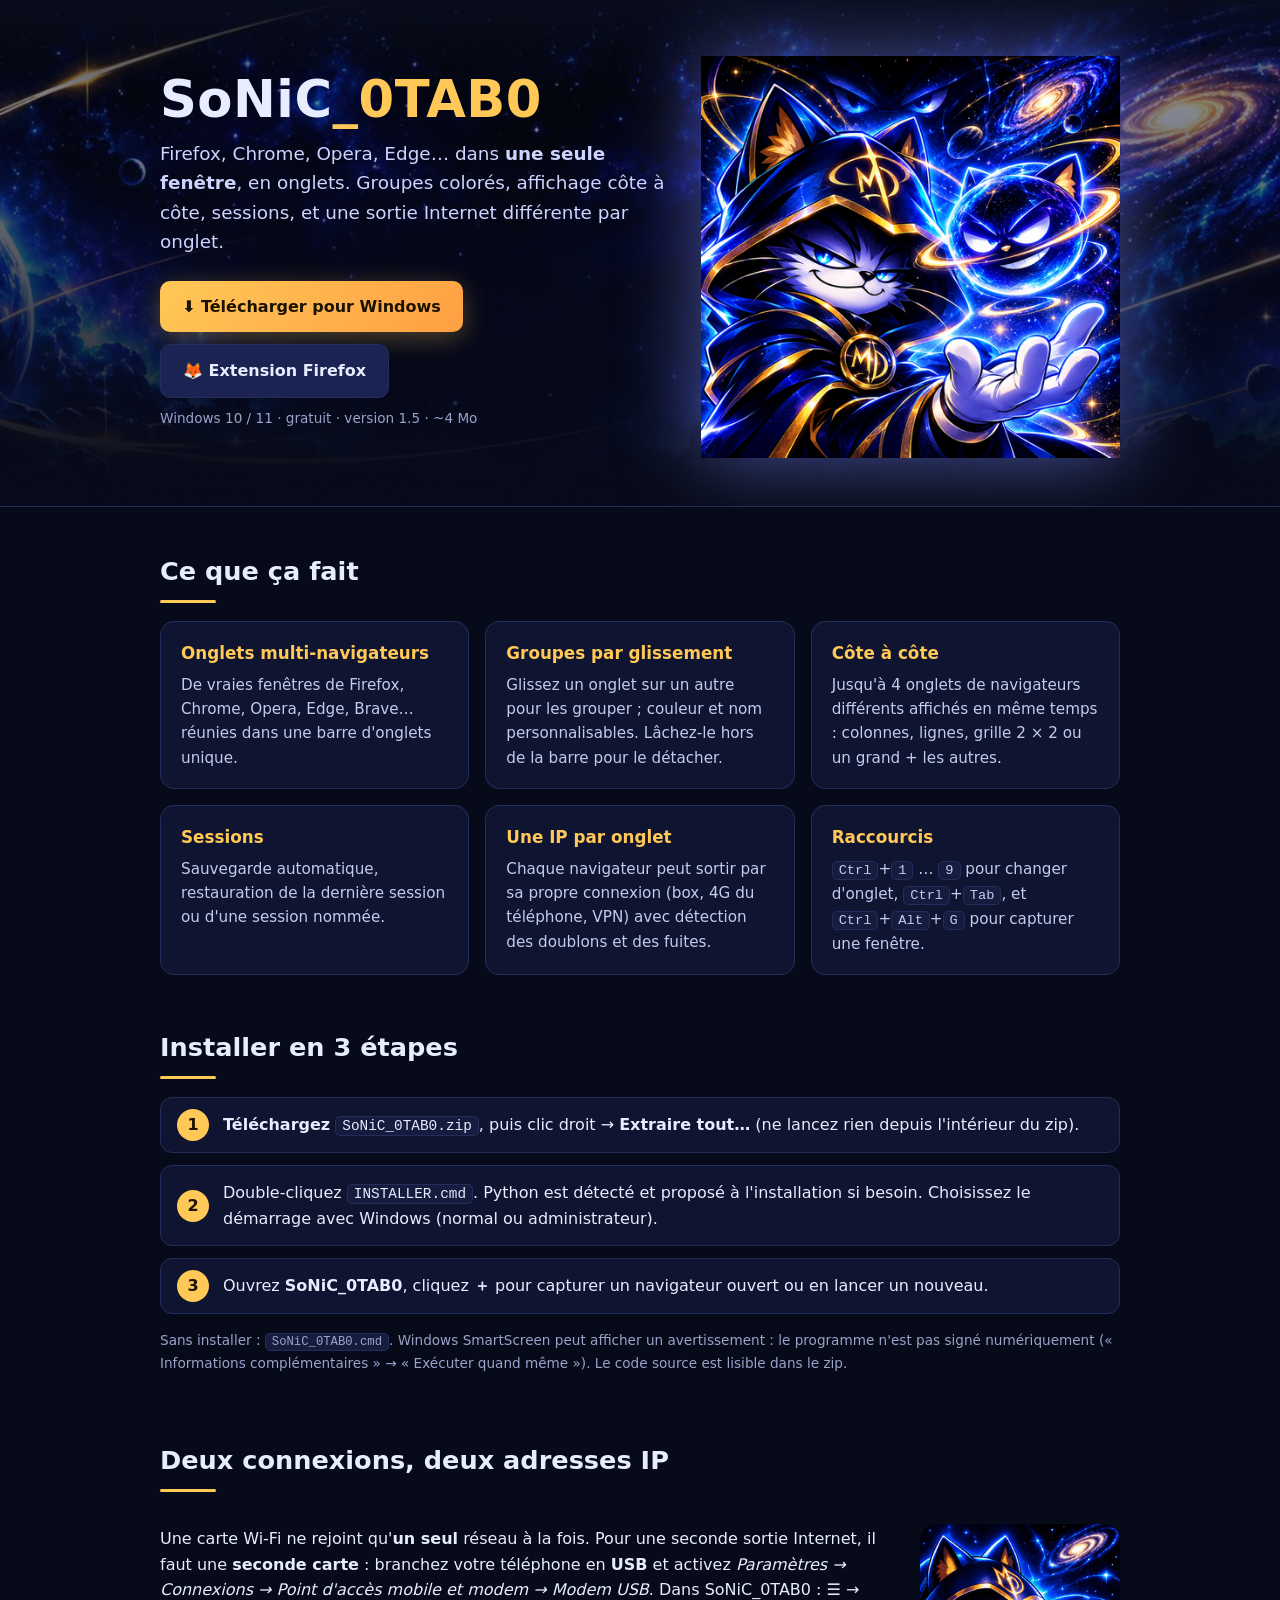
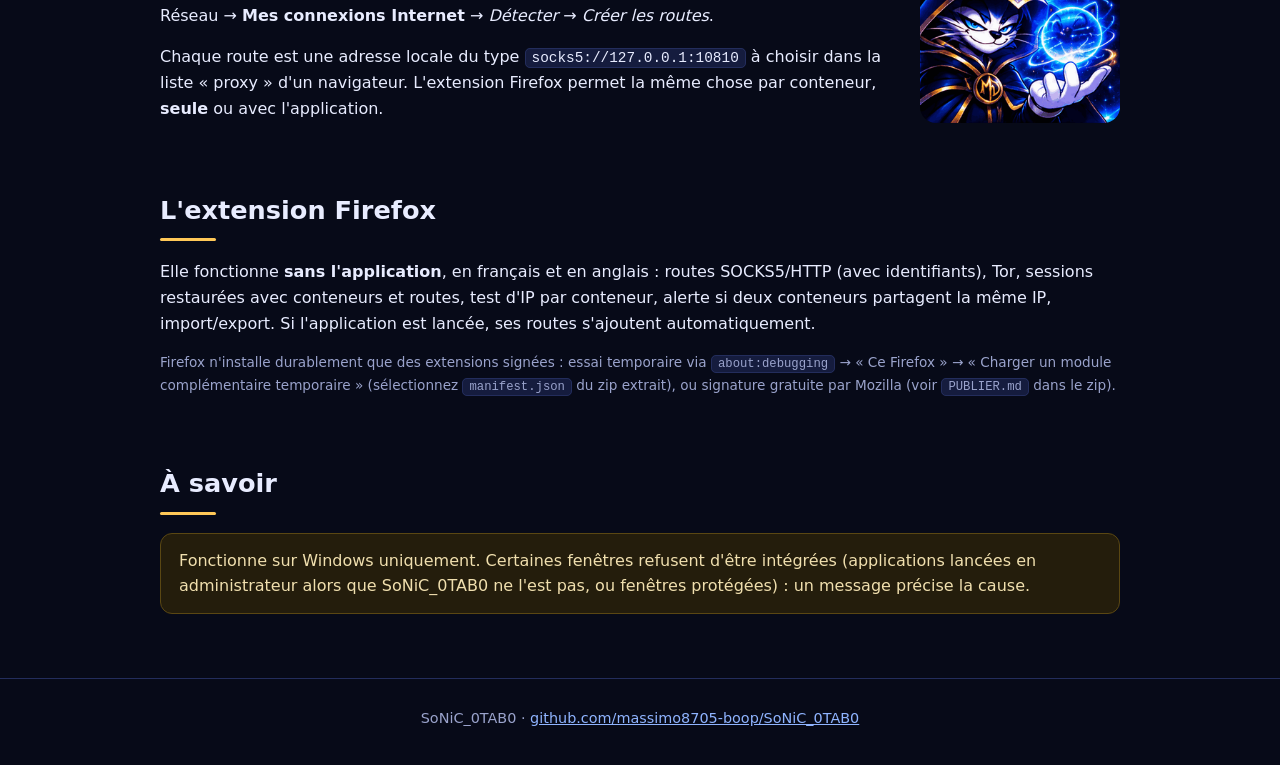
<file: index.html>
<!doctype html>
<html lang="fr">
<head>
<meta charset="utf-8">
<meta name="viewport" content="width=device-width, initial-scale=1">
<title>SoNiC_0TAB0 — Tous vos navigateurs dans une seule fenêtre</title>
<meta name="description" content="SoNiC_0TAB0 réunit Firefox, Chrome, Opera, Edge… en onglets dans une même fenêtre Windows, avec groupes colorés, côte à côte, sessions et une sortie Internet par onglet.">
<link rel="icon" href="img/favicon.png">
<style>
  :root { --bg:#070a18; --card:#0f1530; --line:#232d5c; --txt:#e8ecff; --mut:#9aa3cc; --gold:#ffc857; --acc:#7c8cff; --ok:#4ecb71; }
  * { box-sizing: border-box; }
  html { scroll-behavior: smooth; }
  body { margin:0; background:var(--bg); color:var(--txt); font:16px/1.6 "Segoe UI",system-ui,sans-serif; }
  a { color:#8fb4ff; }
  .wrap { max-width:1000px; margin:0 auto; padding:0 20px; }
  header.hero { position:relative; overflow:hidden; background:linear-gradient(180deg,rgba(7,10,24,.35),var(--bg)),url(img/fond.jpg) center/cover; border-bottom:1px solid var(--line); }
  .hero .wrap { display:grid; grid-template-columns:1.1fr .9fr; gap:28px; align-items:center; padding-top:56px; padding-bottom:48px; }
  .hero img.mascot { width:100%; max-width:420px; height:auto; justify-self:center; filter:drop-shadow(0 0 40px rgba(124,140,255,.55)); }
  h1 { font-size:clamp(2rem,5vw,3.2rem); line-height:1.1; margin:0 0 12px; letter-spacing:.5px; }
  h1 span { color:var(--gold); }
  .lead { color:#cdd4ff; font-size:1.15rem; margin:0 0 24px; }
  .btns { display:flex; flex-wrap:wrap; gap:12px; }
  .btn { display:inline-block; padding:13px 22px; border-radius:10px; font-weight:700; text-decoration:none; border:1px solid var(--line); color:var(--txt); background:#1a2352; }
  .btn.main { background:linear-gradient(135deg,#ffc857,#ff9f43); color:#1b1300; border:0; box-shadow:0 6px 26px rgba(255,200,87,.3); }
  .btn:hover { filter:brightness(1.12); }
  .small { color:var(--mut); font-size:.85rem; margin-top:10px; }
  section { padding:44px 0 8px; }
  h2 { font-size:1.6rem; margin:0 0 18px; } h2::after { content:""; display:block; width:56px; height:3px; background:var(--gold); margin-top:8px; border-radius:2px; }
  .grid { display:grid; grid-template-columns:repeat(auto-fit,minmax(260px,1fr)); gap:16px; }
  .card { background:var(--card); border:1px solid var(--line); border-radius:14px; padding:18px 20px; }
  .card h3 { margin:0 0 6px; font-size:1.05rem; color:var(--gold); }
  .card p { margin:0; color:#c3caf0; font-size:.95rem; }
  ol.steps { counter-reset:s; list-style:none; padding:0; display:grid; gap:12px; }
  ol.steps li { counter-increment:s; background:var(--card); border:1px solid var(--line); border-radius:12px; padding:14px 16px 14px 62px; position:relative; }
  ol.steps li::before { content:counter(s); position:absolute; left:16px; top:50%; transform:translateY(-50%); width:32px; height:32px; border-radius:50%; background:var(--gold); color:#1b1300; font-weight:800; display:grid; place-items:center; }
  code, kbd { background:#151c3e; border:1px solid var(--line); border-radius:5px; padding:1px 6px; font-size:.9em; }
  .note { background:#241d0c; border:1px solid #5a4713; border-radius:12px; padding:14px 18px; color:#f0dfae; }
  .hash { word-break:break-all; font:12px ui-monospace,Consolas,monospace; color:var(--mut); }
  .twocol { display:grid; grid-template-columns:1fr 200px; gap:24px; align-items:center; }
  .twocol img { width:100%; border-radius:16px; }
  footer { margin-top:56px; padding:28px 0 40px; border-top:1px solid var(--line); color:var(--mut); font-size:.9rem; text-align:center; }
  @media (max-width:760px) { .hero .wrap { grid-template-columns:1fr; text-align:center; } .btns { justify-content:center; } .twocol { grid-template-columns:1fr; } .twocol img { max-width:200px; margin:auto; } }
</style>
</head>
<body>
<header class="hero">
  <div class="wrap">
    <div>
      <h1>SoNiC<span>_0TAB0</span></h1>
      <p class="lead">Firefox, Chrome, Opera, Edge… dans <b>une seule fenêtre</b>, en onglets. Groupes colorés, affichage côte à côte, sessions, et une sortie Internet différente par onglet.</p>
      <div class="btns">
        <a class="btn main" href="SoNiC_0TAB0.zip" download>⬇ Télécharger pour Windows</a>
        <a class="btn" href="SoNiC_0TAB0-Firefox.zip" download>🦊 Extension Firefox</a>
      </div>
      <p class="small">Windows 10 / 11 · gratuit · version 1.5 · ~4 Mo</p>
    </div>
    <img class="mascot" src="img/mascotte.png" alt="La mascotte féline cosmique à capuche, emblème MD doré">
  </div>
</header>

<main class="wrap">
  <section id="fonctions">
    <h2>Ce que ça fait</h2>
    <div class="grid">
      <div class="card"><h3>Onglets multi-navigateurs</h3><p>De vraies fenêtres de Firefox, Chrome, Opera, Edge, Brave… réunies dans une barre d'onglets unique.</p></div>
      <div class="card"><h3>Groupes par glissement</h3><p>Glissez un onglet sur un autre pour les grouper ; couleur et nom personnalisables. Lâchez-le hors de la barre pour le détacher.</p></div>
      <div class="card"><h3>Côte à côte</h3><p>Jusqu'à 4 onglets de navigateurs différents affichés en même temps : colonnes, lignes, grille 2 × 2 ou un grand + les autres.</p></div>
      <div class="card"><h3>Sessions</h3><p>Sauvegarde automatique, restauration de la dernière session ou d'une session nommée.</p></div>
      <div class="card"><h3>Une IP par onglet</h3><p>Chaque navigateur peut sortir par sa propre connexion (box, 4G du téléphone, VPN) avec détection des doublons et des fuites.</p></div>
      <div class="card"><h3>Raccourcis</h3><p><kbd>Ctrl</kbd>+<kbd>1</kbd> … <kbd>9</kbd> pour changer d'onglet, <kbd>Ctrl</kbd>+<kbd>Tab</kbd>, et <kbd>Ctrl</kbd>+<kbd>Alt</kbd>+<kbd>G</kbd> pour capturer une fenêtre.</p></div>
    </div>
  </section>

  <section id="install">
    <h2>Installer en 3 étapes</h2>
    <ol class="steps">
      <li><b>Téléchargez</b> <code>SoNiC_0TAB0.zip</code>, puis clic droit → <b>Extraire tout…</b> (ne lancez rien depuis l'intérieur du zip).</li>
      <li>Double-cliquez <code>INSTALLER.cmd</code>. Python est détecté et proposé à l'installation si besoin. Choisissez le démarrage avec Windows (normal ou administrateur).</li>
      <li>Ouvrez <b>SoNiC_0TAB0</b>, cliquez <b>＋</b> pour capturer un navigateur ouvert ou en lancer un nouveau.</li>
    </ol>
    <p class="small">Sans installer : <code>SoNiC_0TAB0.cmd</code>. Windows SmartScreen peut afficher un avertissement : le programme n'est pas signé numériquement (« Informations complémentaires » → « Exécuter quand même »). Le code source est lisible dans le zip.</p>
  </section>

  <section id="ip">
    <h2>Deux connexions, deux adresses IP</h2>
    <div class="twocol">
      <div>
        <p>Une carte Wi-Fi ne rejoint qu'<b>un seul</b> réseau à la fois. Pour une seconde sortie Internet, il faut une <b>seconde carte</b> : branchez votre téléphone en <b>USB</b> et activez <i>Paramètres → Connexions → Point d'accès mobile et modem → Modem USB</i>. Dans SoNiC_0TAB0 : ☰ → Réseau → <b>Mes connexions Internet</b> → <i>Détecter</i> → <i>Créer les routes</i>.</p>
        <p>Chaque route est une adresse locale du type <code>socks5://127.0.0.1:10810</code> à choisir dans la liste « proxy » d'un navigateur. L'extension Firefox permet la même chose par conteneur, <b>seule</b> ou avec l'application.</p>
      </div>
      <img src="img/chat.gif" alt="Le chat cosmique et son orbite magique">
    </div>
  </section>

  <section id="ext">
    <h2>L'extension Firefox</h2>
    <p>Elle fonctionne <b>sans l'application</b>, en français et en anglais : routes SOCKS5/HTTP (avec identifiants), Tor, sessions restaurées avec conteneurs et routes, test d'IP par conteneur, alerte si deux conteneurs partagent la même IP, import/export. Si l'application est lancée, ses routes s'ajoutent automatiquement.</p>
    <p class="small">Firefox n'installe durablement que des extensions signées : essai temporaire via <code>about:debugging</code> → « Ce Firefox » → « Charger un module complémentaire temporaire » (sélectionnez <code>manifest.json</code> du zip extrait), ou signature gratuite par Mozilla (voir <code>PUBLIER.md</code> dans le zip).</p>
  </section>

  <section id="limites">
    <h2>À savoir</h2>
    <div class="note">Fonctionne sur Windows uniquement. Certaines fenêtres refusent d'être intégrées (applications lancées en administrateur alors que SoNiC_0TAB0 ne l'est pas, ou fenêtres protégées) : un message précise la cause.</div>
  </section>

</main>
<footer><div class="wrap">SoNiC_0TAB0 · <a href="https://github.com/massimo8705-boop/SoNiC_0TAB0">github.com/massimo8705-boop/SoNiC_0TAB0</a></div></footer>
</body>
</html>
</file>
